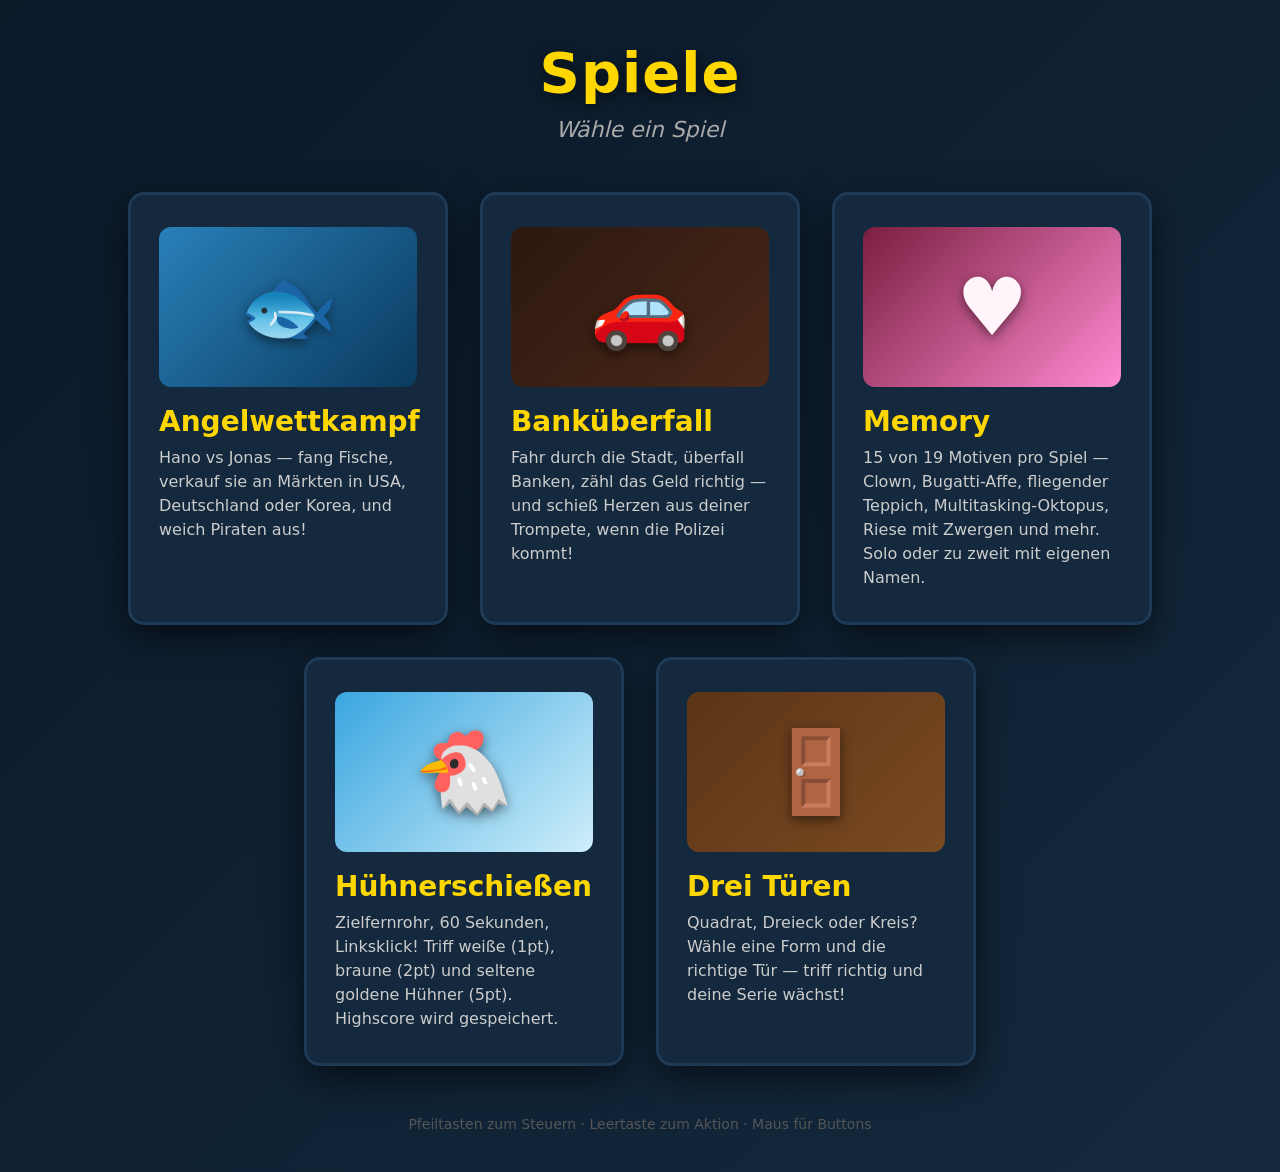
<file: index.html>
<!DOCTYPE html>
<html lang="de">
<head>
  <meta charset="UTF-8">
  <meta name="viewport" content="width=device-width, initial-scale=1.0">
  <title>Spiele — Hano & Jonas</title>
  <style>
    * { box-sizing: border-box; margin: 0; padding: 0; }

    body {
      background: linear-gradient(135deg, #0b1929 0%, #14293d 100%);
      color: #fff;
      font-family: -apple-system, BlinkMacSystemFont, "Segoe UI", system-ui, sans-serif;
      min-height: 100vh;
      display: flex;
      flex-direction: column;
      align-items: center;
      justify-content: center;
      padding: 40px 20px;
    }

    h1 {
      font-size: 56px;
      color: #ffd700;
      text-shadow: 0 4px 16px rgba(0, 0, 0, 0.6);
      margin-bottom: 12px;
      letter-spacing: 1px;
    }

    .subtitle {
      font-size: 22px;
      color: #aaa;
      margin-bottom: 50px;
      font-style: italic;
    }

    .game-grid {
      display: flex;
      gap: 32px;
      flex-wrap: wrap;
      justify-content: center;
    }

    .game-card {
      display: block;
      text-decoration: none;
      color: #fff;
      background: #14293d;
      border-radius: 16px;
      padding: 32px 28px;
      width: 320px;
      box-shadow: 0 12px 36px rgba(0, 0, 0, 0.6);
      border: 3px solid #1f3a55;
      transition: transform 0.15s, border-color 0.15s, box-shadow 0.15s;
    }

    .game-card:hover {
      transform: translateY(-6px) scale(1.02);
      border-color: #ffd700;
      box-shadow: 0 18px 44px rgba(255, 215, 0, 0.25);
    }

    .game-icon {
      width: 100%;
      height: 160px;
      border-radius: 12px;
      margin-bottom: 18px;
      display: flex;
      align-items: center;
      justify-content: center;
      font-size: 80px;
      font-weight: bold;
      text-shadow: 0 4px 12px rgba(0, 0, 0, 0.5);
    }

    .game-card.fishing .game-icon {
      background: linear-gradient(135deg, #2980b9 0%, #0a3a5e 100%);
      color: #67e8f9;
    }

    .game-card.bank .game-icon {
      background: linear-gradient(135deg, #2c1810 0%, #4a2818 100%);
      color: #ffd700;
    }

    .game-card.memory .game-icon {
      background: linear-gradient(135deg, #7a1e3f 0%, #ff8ad1 100%);
      color: #fff5fa;
    }

    .game-card.chickens .game-icon {
      background: linear-gradient(135deg, #3aa6e0 0%, #cfeefa 100%);
      color: #ffd700;
    }

    .game-card.doors .game-icon {
      background: linear-gradient(135deg, #5c3517 0%, #7a4a22 100%);
      color: #ffd700;
    }

    .game-title {
      font-size: 28px;
      font-weight: bold;
      color: #ffd700;
      margin-bottom: 8px;
    }

    .game-desc {
      font-size: 16px;
      color: #ccc;
      line-height: 1.5;
    }

    .footer {
      margin-top: 50px;
      color: #555;
      font-size: 14px;
    }
  </style>
</head>
<body>
  <h1>Spiele</h1>
  <p class="subtitle">Wähle ein Spiel</p>

  <div class="game-grid">
    <a href="fishing.html" class="game-card fishing">
      <div class="game-icon">🐟</div>
      <div class="game-title">Angelwettkampf</div>
      <div class="game-desc">Hano vs Jonas — fang Fische, verkauf sie an Märkten in USA, Deutschland oder Korea, und weich Piraten aus!</div>
    </a>

    <a href="bank.html" class="game-card bank">
      <div class="game-icon">🚗</div>
      <div class="game-title">Banküberfall</div>
      <div class="game-desc">Fahr durch die Stadt, überfall Banken, zähl das Geld richtig — und schieß Herzen aus deiner Trompete, wenn die Polizei kommt!</div>
    </a>

    <a href="memory.html" class="game-card memory">
      <div class="game-icon">♥</div>
      <div class="game-title">Memory</div>
      <div class="game-desc">15 von 19 Motiven pro Spiel — Clown, Bugatti-Affe, fliegender Teppich, Multitasking-Oktopus, Riese mit Zwergen und mehr. Solo oder zu zweit mit eigenen Namen.</div>
    </a>

    <a href="chickens.html" class="game-card chickens">
      <div class="game-icon">🐔</div>
      <div class="game-title">Hühnerschießen</div>
      <div class="game-desc">Zielfernrohr, 60 Sekunden, Linksklick! Triff weiße (1pt), braune (2pt) und seltene goldene Hühner (5pt). Highscore wird gespeichert.</div>
    </a>

    <a href="doors.html" class="game-card doors">
      <div class="game-icon">🚪</div>
      <div class="game-title">Drei Türen</div>
      <div class="game-desc">Quadrat, Dreieck oder Kreis? Wähle eine Form und die richtige Tür — triff richtig und deine Serie wächst!</div>
    </a>
  </div>

  <p class="footer">Pfeiltasten zum Steuern · Leertaste zum Aktion · Maus für Buttons</p>
</body>
</html>
</file>
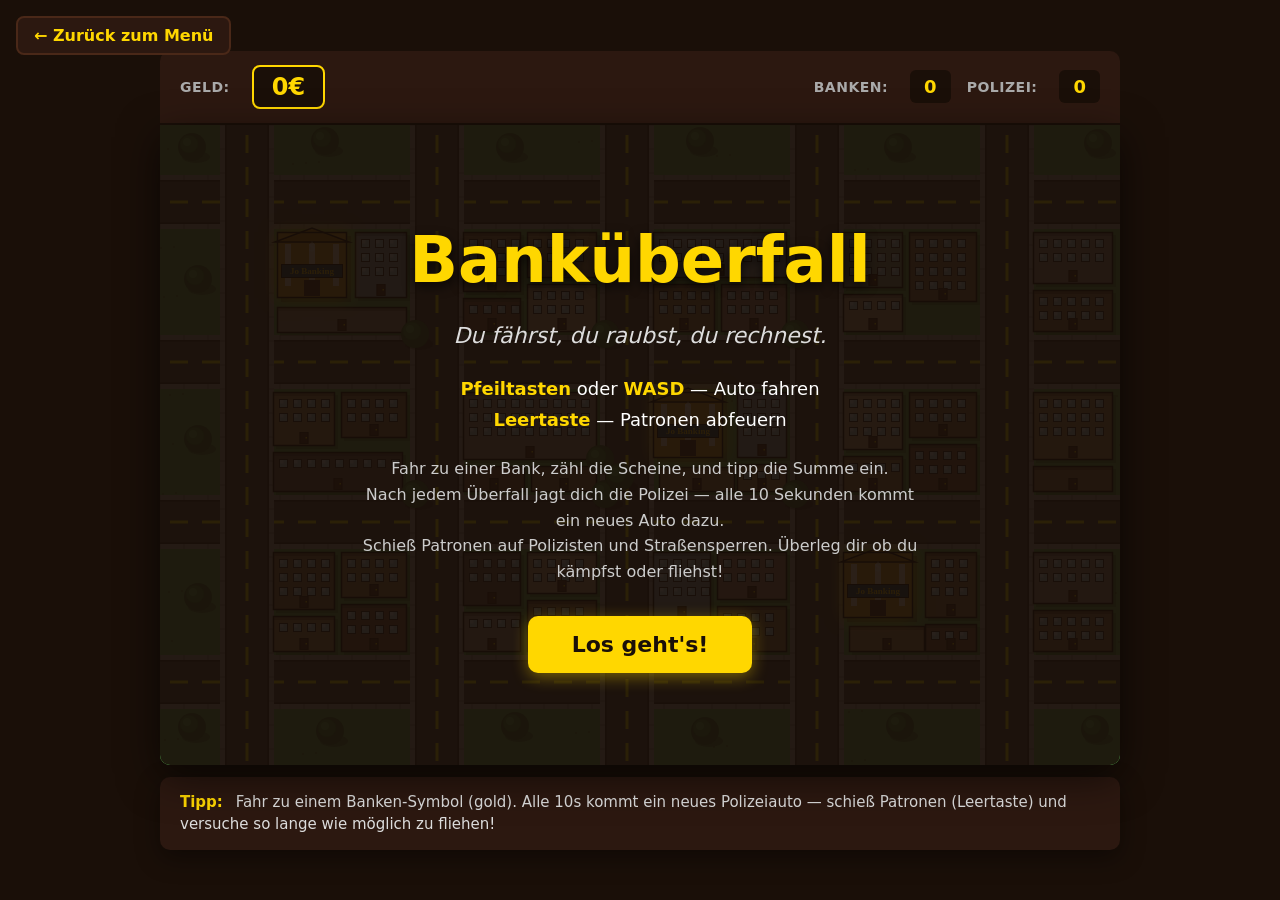
<file: bank.html>
<!DOCTYPE html>
<html lang="de">
<head>
  <meta charset="UTF-8">
  <meta name="viewport" content="width=device-width, initial-scale=1.0">
  <title>Banküberfall</title>
  <link rel="stylesheet" href="bank.css">
</head>
<body>
  <a href="index.html" class="back-link">← Zurück zum Menü</a>
  <div class="game-wrap">
    <div class="hud">
      <div class="hud-left">
        <span class="hud-label">Geld:</span>
        <span class="money-display"><b id="money-total">0</b>€</span>
      </div>
      <div class="hud-right">
        <span class="hud-label">Banken:</span>
        <span class="hud-stat"><b id="banks-robbed">0</b></span>
        <span class="hud-label">Polizei:</span>
        <span class="hud-stat"><b id="cops-active">0</b></span>
        <span id="chase-status" class="chase-status hidden">FLUCHT: <b id="chase-timer">0</b>s</span>
      </div>
    </div>

    <div class="canvas-wrap">
      <canvas id="game" width="960" height="640"></canvas>

      <div id="overlay-menu" class="overlay">
        <h1>Banküberfall</h1>
        <p class="subtitle">Du fährst, du raubst, du rechnest.</p>
        <div class="instructions">
          <p><b>Pfeiltasten</b> oder <b>WASD</b> &mdash; Auto fahren</p>
          <p><b>Leertaste</b> &mdash; Patronen abfeuern</p>
        </div>
        <p class="howto">
          Fahr zu einer Bank, zähl die Scheine, und tipp die Summe ein.<br>
          Nach jedem Überfall jagt dich die Polizei — alle 10 Sekunden kommt ein neues Auto dazu.<br>
          Schieß Patronen auf Polizisten und Straßensperren. Überleg dir ob du kämpfst oder fliehst!
        </p>
        <button id="btn-start">Los geht's!</button>
      </div>

      <div id="overlay-rob" class="overlay hidden">
        <h2 id="rob-title">Banküberfall!</h2>
        <p class="rob-quote">Zähl die Scheine und tipp die Summe ein:</p>
        <div id="rob-bills"></div>
        <div class="rob-input-row">
          <span class="equals">=</span>
          <input type="number" id="rob-input" inputmode="numeric" autocomplete="off" placeholder="?">
          <span class="euro">€</span>
          <button id="btn-rob-submit">Mitnehmen</button>
        </div>
        <p id="rob-feedback">&nbsp;</p>
        <button id="btn-rob-cancel" style="margin-top:4px; background:#555; color:#ddd; font-size:16px; padding:8px 24px; box-shadow:none;">Weggehen (kein Geld)</button>
      </div>

      <div id="overlay-caught" class="overlay hidden">
        <h1 class="caught-title">Erwischt!</h1>
        <p>Die Polizei hat dich geschnappt!</p>
        <p class="penalty">Du verlierst <b id="caught-penalty">0</b>€</p>
        <p class="penalty">Überlebt: <b id="caught-survived">0</b>s</p>
        <button id="btn-caught-continue">Weitermachen</button>
      </div>
    </div>

    <div class="info-panel">
      <div class="info-row">
        <span class="info-label">Tipp:</span>
        Fahr zu einem Banken-Symbol (gold). Alle 10s kommt ein neues Polizeiauto — schieß Patronen (Leertaste) und versuche so lange wie möglich zu fliehen!
      </div>
    </div>

    <div id="screen-flash"></div>
  </div>
  <script src="bank.js"></script>
</body>
</html>
</file>
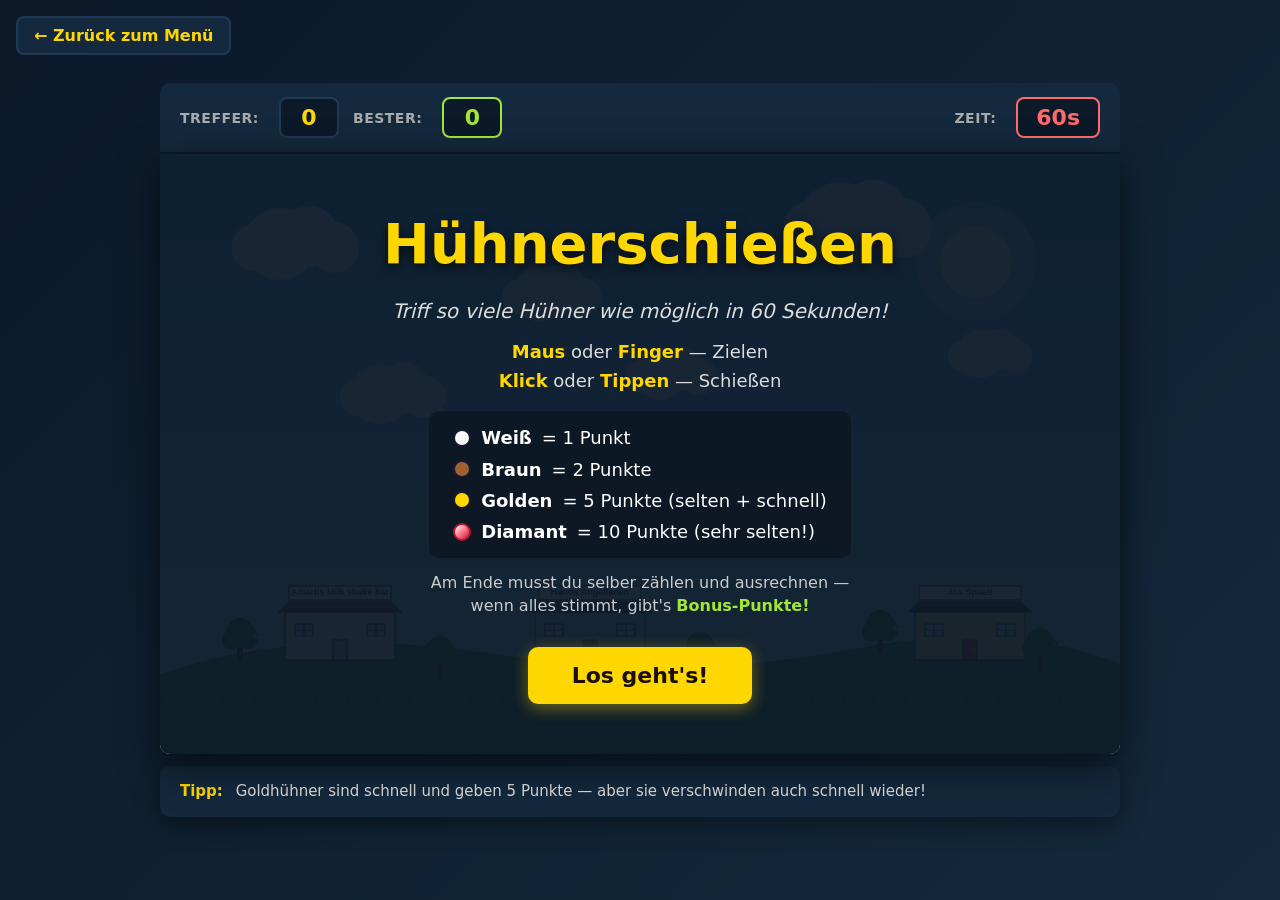
<file: chickens.html>
<!DOCTYPE html>
<html lang="de">
<head>
  <meta charset="UTF-8">
  <meta name="viewport" content="width=device-width, initial-scale=1.0">
  <title>Hühnerschießen</title>
  <link rel="stylesheet" href="chickens.css">
</head>
<body>
  <a href="index.html" class="back-link">← Zurück zum Menü</a>
  <div class="game-wrap">
    <div class="hud">
      <div class="hud-left">
        <span class="hud-label">Treffer:</span>
        <span class="hud-stat"><b id="hit-count">0</b></span>
        <span class="hud-label">Bester:</span>
        <span class="hud-stat highscore"><b id="highscore">0</b></span>
      </div>
      <div class="hud-right">
        <span class="hud-label">Zeit:</span>
        <span class="hud-timer"><b id="timer">60</b>s</span>
      </div>
    </div>

    <div class="canvas-wrap">
      <canvas id="game" width="960" height="600"></canvas>

      <div id="overlay-menu" class="overlay">
        <h1>Hühnerschießen</h1>
        <p class="subtitle">Triff so viele Hühner wie möglich in 60 Sekunden!</p>
        <div class="instructions">
          <p><b>Maus</b> oder <b>Finger</b> &mdash; Zielen</p>
          <p><b>Klick</b> oder <b>Tippen</b> &mdash; Schießen</p>
        </div>
        <div class="chicken-points">
          <div class="point-item">
            <span class="chicken-dot white"></span> <b>Weiß</b> = 1 Punkt
          </div>
          <div class="point-item">
            <span class="chicken-dot brown"></span> <b>Braun</b> = 2 Punkte
          </div>
          <div class="point-item">
            <span class="chicken-dot gold"></span> <b>Golden</b> = 5 Punkte (selten + schnell)
          </div>
          <div class="point-item">
            <span class="chicken-dot diamond"></span> <b>Diamant</b> = 10 Punkte (sehr selten!)
          </div>
        </div>
        <p class="howto">Am Ende musst du selber zählen und ausrechnen — wenn alles stimmt, gibt's <b>Bonus-Punkte!</b></p>
        <button id="btn-start">Los geht's!</button>
      </div>

      <div id="overlay-gameover" class="overlay hidden">
        <!-- Schritt 1: Punkte ausrechnen -->
        <div id="count-step">
          <h1>Zeit vorbei!</h1>
          <p class="subtitle">Du hast getroffen:</p>
          <div class="count-grid" id="count-display">
            <div class="count-row">
              <span class="chicken-dot white"></span>
              <span class="count-name">Weiß × 1 Punkt</span>
              <span class="count-value"><b id="display-white">0</b> Hühner</span>
            </div>
            <div class="count-row">
              <span class="chicken-dot brown"></span>
              <span class="count-name">Braun × 2 Punkte</span>
              <span class="count-value"><b id="display-brown">0</b> Hühner</span>
            </div>
            <div class="count-row">
              <span class="chicken-dot gold"></span>
              <span class="count-name">Gold × 5 Punkte</span>
              <span class="count-value"><b id="display-gold">0</b> Hühner</span>
            </div>
            <div class="count-row">
              <span class="chicken-dot diamond"></span>
              <span class="count-name">Diamant × 10 Punkte</span>
              <span class="count-value"><b id="display-diamond">0</b> Hühner</span>
            </div>
          </div>
          <div class="total-row">
            <span class="total-label">Wie viele Punkte sind das?</span>
            <input type="number" id="count-total" min="0" inputmode="numeric" autocomplete="off">
          </div>
          <button id="btn-evaluate">Auswerten</button>
        </div>

        <!-- Schritt 2: Ergebnis -->
        <div id="result-step" class="hidden">
          <h1 id="result-title">Auswertung</h1>
          <div class="result-grid" id="result-grid"></div>
          <div class="result-final">
            <h2>Endpunkte: <span id="final-score">0</span></h2>
            <p id="bonus-line" class="bonus-line"></p>
            <p id="highscore-message" class="hs-message"></p>
          </div>
          <button id="btn-restart">Nochmal spielen</button>
        </div>
      </div>
    </div>

    <div class="info-panel">
      <div class="info-row">
        <span class="info-label">Tipp:</span>
        Goldhühner sind schnell und geben 5 Punkte — aber sie verschwinden auch schnell wieder!
      </div>
    </div>
  </div>
  <script src="chickens.js"></script>
</body>
</html>
</file>
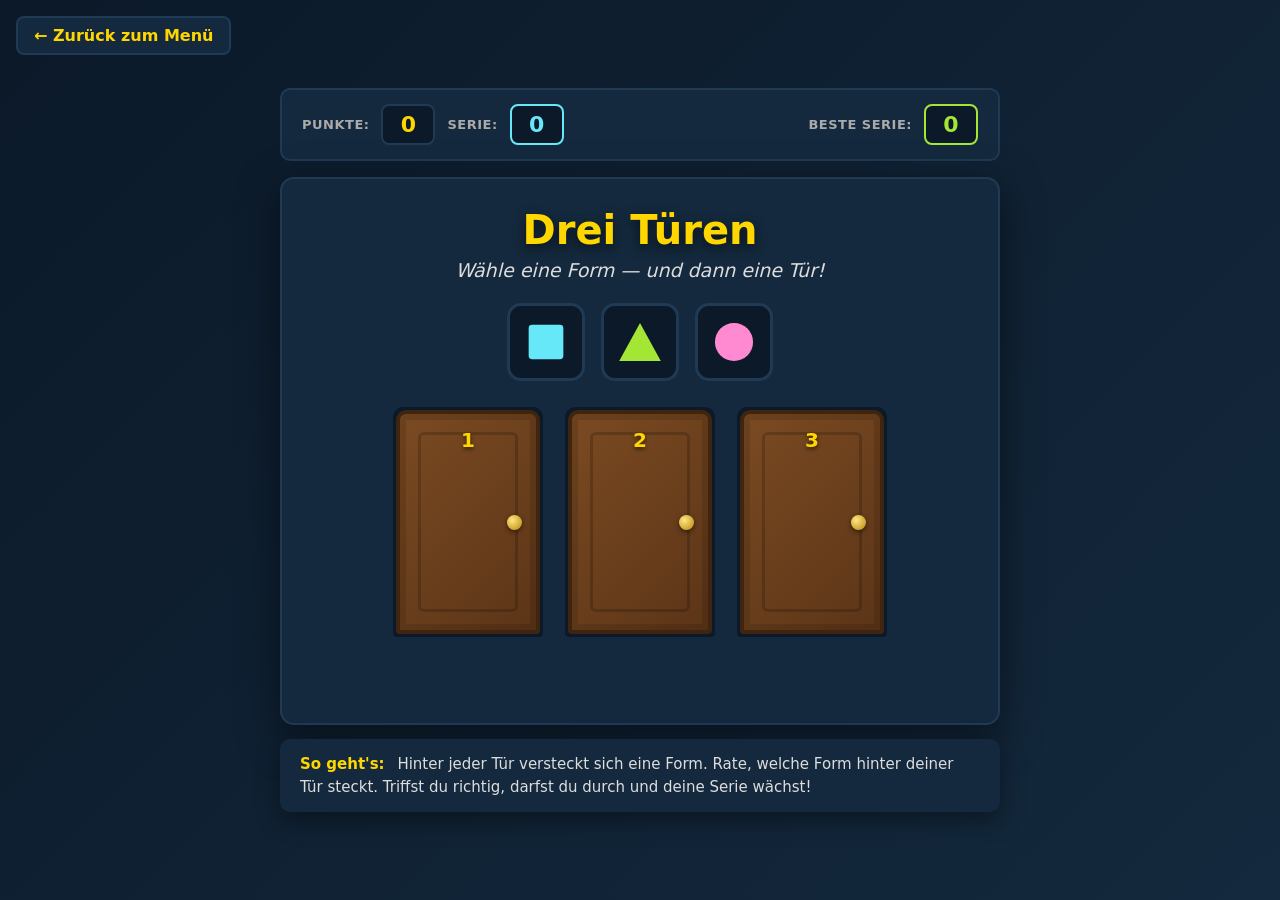
<file: doors.html>
<!DOCTYPE html>
<html lang="de">
<head>
  <meta charset="UTF-8">
  <meta name="viewport" content="width=device-width, initial-scale=1.0">
  <title>Drei Türen</title>
  <link rel="stylesheet" href="doors.css">
</head>
<body>
  <a href="index.html" class="back-link">← Zurück zum Menü</a>

  <div class="game-wrap">
    <div class="hud">
      <div class="hud-left">
        <span class="hud-label">Punkte:</span>
        <span class="hud-stat"><b id="score">0</b></span>
        <span class="hud-label">Serie:</span>
        <span class="hud-stat streak"><b id="streak">0</b></span>
      </div>
      <div class="hud-right">
        <span class="hud-label">Beste Serie:</span>
        <span class="hud-stat best"><b id="best">0</b></span>
      </div>
    </div>

    <div class="stage">
      <h1 class="stage-title">Drei Türen</h1>
      <p class="hint" id="hint">Wähle eine Form &mdash; und dann eine Tür!</p>

      <div class="shape-picker" id="shape-picker">
        <button class="shape-btn" data-shape="square" aria-label="Quadrat">
          <svg viewBox="0 0 60 60"><rect x="10" y="10" width="40" height="40" rx="4"/></svg>
        </button>
        <button class="shape-btn" data-shape="triangle" aria-label="Dreieck">
          <svg viewBox="0 0 60 60"><polygon points="30,8 54,52 6,52"/></svg>
        </button>
        <button class="shape-btn" data-shape="circle" aria-label="Kreis">
          <svg viewBox="0 0 60 60"><circle cx="30" cy="30" r="22"/></svg>
        </button>
      </div>

      <div class="doors" id="doors">
        <div class="door" data-door="0">
          <div class="door-panel">
            <div class="knob"></div>
            <span class="door-num">1</span>
          </div>
          <div class="door-reveal"></div>
        </div>
        <div class="door" data-door="1">
          <div class="door-panel">
            <div class="knob"></div>
            <span class="door-num">2</span>
          </div>
          <div class="door-reveal"></div>
        </div>
        <div class="door" data-door="2">
          <div class="door-panel">
            <div class="knob"></div>
            <span class="door-num">3</span>
          </div>
          <div class="door-reveal"></div>
        </div>
      </div>

      <p class="result" id="result">&nbsp;</p>
    </div>

    <div class="info-panel">
      <div class="info-row">
        <span class="info-label">So geht's:</span>
        Hinter jeder Tür versteckt sich eine Form. Rate, welche Form hinter deiner Tür steckt.
        Triffst du richtig, darfst du durch und deine Serie wächst!
      </div>
    </div>
  </div>

  <script src="doors.js"></script>
</body>
</html>
</file>
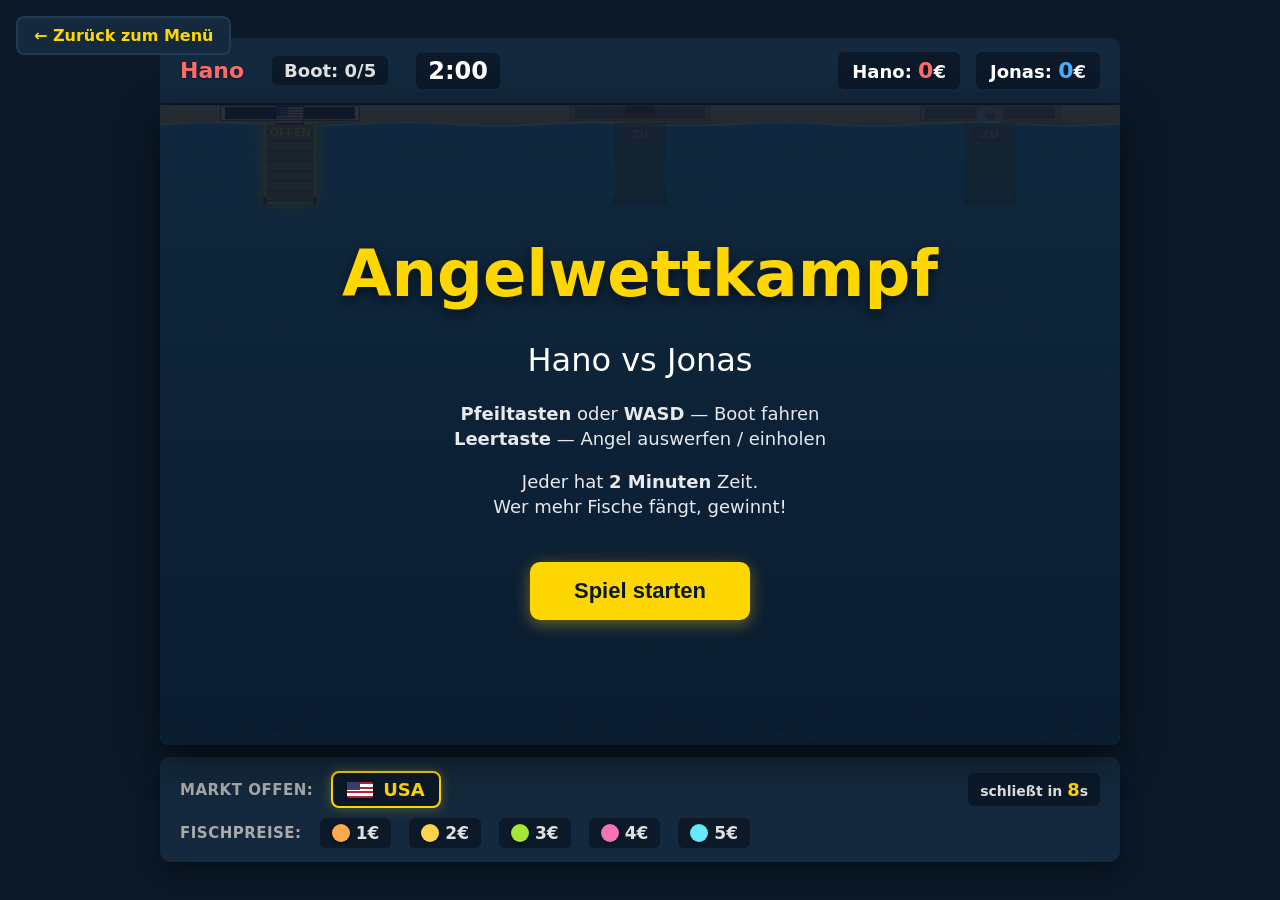
<file: fishing.html>
<!DOCTYPE html>
<html lang="de">
<head>
  <meta charset="UTF-8">
  <meta name="viewport" content="width=device-width, initial-scale=1.0">
  <title>Angelwettkampf — Hano vs Jonas</title>
  <link rel="stylesheet" href="fishing.css">
</head>
<body>
  <a href="index.html" class="back-link">← Zurück zum Menü</a>
  <div class="game-wrap">
    <div class="hud">
      <div class="hud-left">
        <span id="current-player">Hano</span>
        <span id="boot-count">Boot: 0/5</span>
        <span id="timer">2:00</span>
      </div>
      <div class="hud-right">
        <span class="score-box hano">Hano: <b id="money-hano">0</b>€</span>
        <span class="score-box jonas">Jonas: <b id="money-jonas">0</b>€</span>
      </div>
    </div>

    <div class="canvas-wrap">
      <canvas id="game" width="960" height="640"></canvas>

      <div id="overlay-menu" class="overlay">
        <h1>Angelwettkampf</h1>
        <h2>Hano vs Jonas</h2>
        <p>
          <b>Pfeiltasten</b> oder <b>WASD</b> &mdash; Boot fahren<br>
          <b>Leertaste</b> &mdash; Angel auswerfen / einholen
        </p>
        <p>Jeder hat <b>2 Minuten</b> Zeit.<br>Wer mehr Fische fängt, gewinnt!</p>
        <button id="btn-start">Spiel starten</button>
      </div>

      <div id="overlay-intro" class="overlay hidden">
        <h1 id="intro-name">Hano</h1>
        <h2>ist dran!</h2>
        <p>Drücke <b>Leertaste</b> zum Starten</p>
      </div>

      <div id="overlay-turnend" class="overlay hidden">
        <p id="turnend-reason" style="font-size:28px; color:#ff6b6b; display:none;"></p>
        <h2><span id="turnend-name">Hano</span> hat verdient:</h2>
        <h1><span id="turnend-score">0€</span></h1>
      </div>

      <div id="overlay-market" class="overlay hidden">
        <h1 id="market-title">Markt</h1>
        <p>Verkaufe deine Fische — wieviel Geld bekommst du?</p>
        <div id="market-fish-list"></div>
        <div class="market-input-row">
          <span class="equals">=</span>
          <input type="number" id="market-input" inputmode="numeric" autocomplete="off" placeholder="?">
          <span class="euro">€</span>
          <button id="btn-sell">Verkaufen</button>
        </div>
        <p id="market-feedback">&nbsp;</p>
      </div>

      <div id="overlay-pirate" class="overlay hidden">
        <h2 class="pirate-title">Halt, Landratte!</h2>
        <p class="pirate-quote" id="pirate-instruction">„Schreibe einen Satz, der zum Bild passt!"</p>
        <canvas id="pirate-scene" width="320" height="220"></canvas>
        <div id="pirate-task" class="pirate-task hidden"></div>
        <div class="pirate-input-row" id="pirate-input-row">
          <input type="text" id="pirate-input" autocomplete="off" autocapitalize="sentences" spellcheck="false" placeholder="Deine Antwort…">
          <button id="btn-pirate-answer">Antworten</button>
        </div>
        <div id="pirate-feedback-box" class="pirate-feedback-box"></div>
        <p id="pirate-attempts" class="pirate-attempts">&nbsp;</p>
      </div>

      <div id="overlay-gameover" class="overlay hidden">
        <h1 id="winner-text">Gewinner!</h1>
        <h2 id="final-scores"></h2>
        <button id="btn-restart">Nochmal spielen</button>
      </div>
    </div>

    <div class="info-panel">
      <div class="info-row info-row-market">
        <span class="info-label">Markt offen:</span>
        <span class="open-market-badge">
          <span class="flag-mini" id="open-market-flag"></span>
          <span id="open-market-name">—</span>
        </span>
        <span class="info-update">schließt in <b id="market-timer">8</b>s</span>
      </div>
      <div class="info-row info-row-prices">
        <span class="info-label">Fischpreise:</span>
        <span class="legend-item"><span class="dot" style="background:#ffa94d"></span> 1€</span>
        <span class="legend-item"><span class="dot" style="background:#fcd34d"></span> 2€</span>
        <span class="legend-item"><span class="dot" style="background:#a3e635"></span> 3€</span>
        <span class="legend-item"><span class="dot" style="background:#f472b6"></span> 4€</span>
        <span class="legend-item"><span class="dot" style="background:#67e8f9"></span> 5€</span>
      </div>
    </div>

    <div id="screen-flash"></div>
  </div>
  <script src="fishing.js"></script>
</body>
</html>
</file>
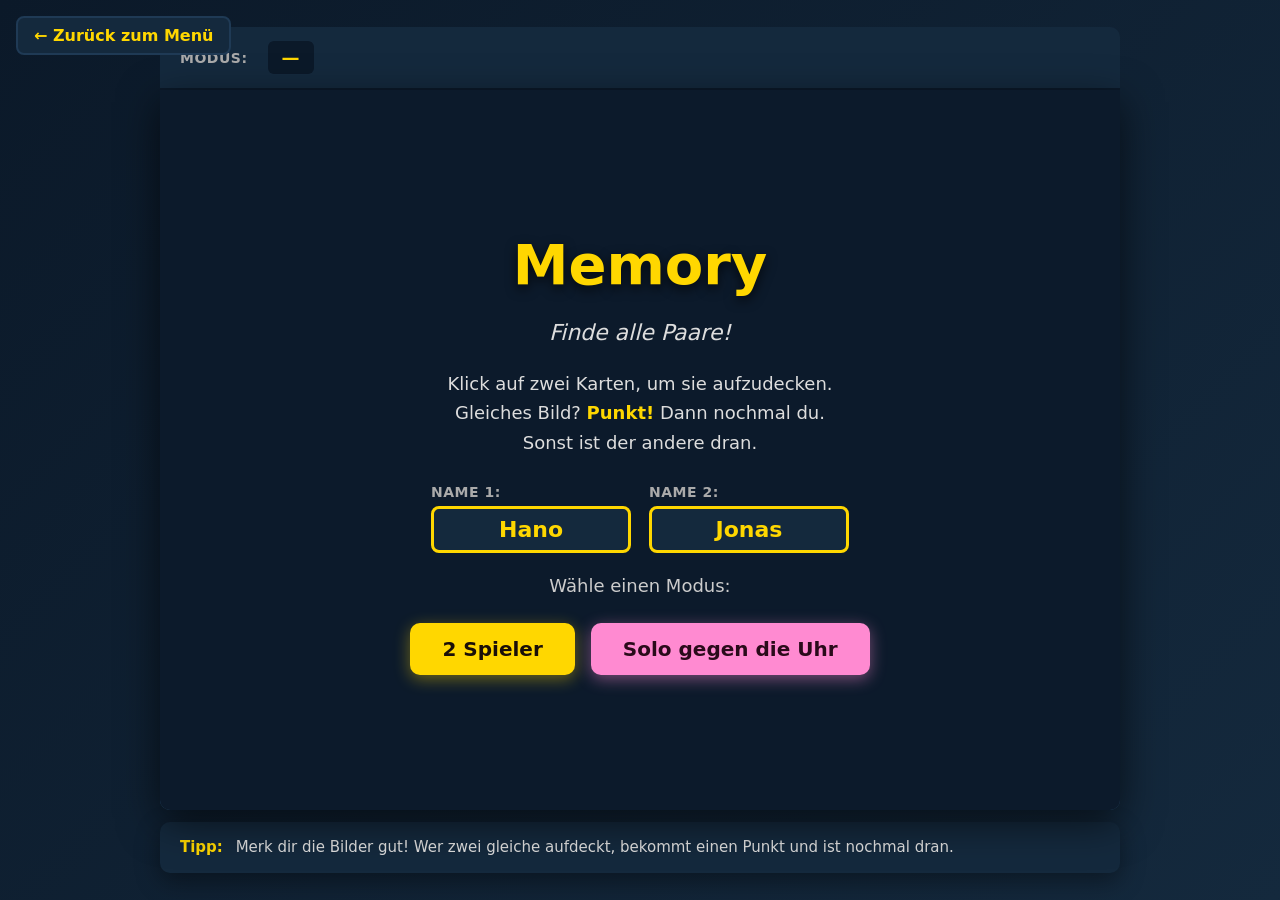
<file: memory.html>
<!DOCTYPE html>
<html lang="de">
<head>
  <meta charset="UTF-8">
  <meta name="viewport" content="width=device-width, initial-scale=1.0">
  <title>Memory — Hano vs Jonas</title>
  <link rel="stylesheet" href="memory.css">
</head>
<body>
  <a href="index.html" class="back-link">← Zurück zum Menü</a>
  <div class="game-wrap">
    <div class="hud">
      <div class="hud-left">
        <span id="hud-mode-label" class="hud-label">Modus:</span>
        <span id="hud-mode" class="hud-stat">—</span>
        <span id="hud-turn" class="hud-turn hidden">Dran: <b id="current-player">Hano</b></span>
      </div>
      <div class="hud-right">
        <span id="hud-scores" class="hud-scores hidden">
          <span class="score-box p1"><span id="label-p1">Hano</span>: <b id="score-p1">0</b></span>
          <span class="score-box p2"><span id="label-p2">Jonas</span>: <b id="score-p2">0</b></span>
        </span>
        <span id="hud-timer" class="hud-timer hidden">Zeit: <b id="timer-display">0:00</b></span>
      </div>
    </div>

    <div class="canvas-wrap">
      <canvas id="game" width="960" height="720"></canvas>

      <div id="overlay-menu" class="overlay">
        <h1>Memory</h1>
        <p class="subtitle">Finde alle Paare!</p>
        <div class="instructions">
          <p>Klick auf zwei Karten, um sie aufzudecken.</p>
          <p>Gleiches Bild? <b>Punkt!</b> Dann nochmal du.</p>
          <p>Sonst ist der andere dran.</p>
        </div>
        <div class="name-inputs">
          <label>Name 1: <input type="text" id="name-1" maxlength="14" value="Hano" autocomplete="off"></label>
          <label>Name 2: <input type="text" id="name-2" maxlength="14" value="Jonas" autocomplete="off"></label>
        </div>
        <p class="howto">Wähle einen Modus:</p>
        <div class="mode-buttons">
          <button id="btn-mode-vs">2 Spieler</button>
          <button id="btn-mode-solo">Solo gegen die Uhr</button>
        </div>
      </div>

      <div id="overlay-gameover" class="overlay hidden">
        <h1 id="gameover-title">Vorbei!</h1>
        <h2 id="gameover-result"></h2>
        <p id="gameover-detail" class="gameover-detail"></p>
        <button id="btn-restart">Nochmal spielen</button>
      </div>
    </div>

    <div class="info-panel">
      <div class="info-row">
        <span class="info-label">Tipp:</span>
        Merk dir die Bilder gut! Wer zwei gleiche aufdeckt, bekommt einen Punkt und ist nochmal dran.
      </div>
    </div>
  </div>
  <script src="memory.js"></script>
</body>
</html>
</file>
<file: bank.css>
* {
  box-sizing: border-box;
  margin: 0;
  padding: 0;
}

body {
  background: #1a0f08;
  color: #fff;
  font-family: -apple-system, BlinkMacSystemFont, "Segoe UI", system-ui, sans-serif;
  display: flex;
  align-items: center;
  justify-content: center;
  min-height: 100vh;
  padding: 20px;
}

.back-link {
  position: fixed;
  top: 16px;
  left: 16px;
  color: #ffd700;
  text-decoration: none;
  font-size: 16px;
  font-weight: bold;
  background: #2c1810;
  padding: 8px 16px;
  border-radius: 8px;
  border: 2px solid #4a2818;
  z-index: 100;
  transition: border-color 0.15s;
}

.back-link:hover {
  border-color: #ffd700;
}

.game-wrap {
  width: 960px;
  max-width: 100%;
}

.hud {
  display: flex;
  justify-content: space-between;
  align-items: center;
  padding: 14px 20px;
  background: #2c1810;
  border-radius: 10px 10px 0 0;
  font-size: 18px;
  font-weight: bold;
  border-bottom: 2px solid #1a0f08;
}

.hud-label {
  color: #aaa;
  font-size: 14px;
  text-transform: uppercase;
  letter-spacing: 0.5px;
  margin-right: 6px;
}

.hud-left, .hud-right {
  display: flex;
  align-items: center;
  gap: 16px;
}

.money-display {
  background: #1a0f08;
  padding: 6px 18px;
  border-radius: 8px;
  border: 2px solid #ffd700;
  color: #ffd700;
  font-size: 24px;
  font-variant-numeric: tabular-nums;
}

.hud-stat {
  background: #1a0f08;
  padding: 6px 14px;
  border-radius: 6px;
  font-variant-numeric: tabular-nums;
}

.hud-stat b {
  color: #ffd700;
}

.chase-status {
  background: #8b1a1a;
  padding: 6px 16px;
  border-radius: 8px;
  border: 2px solid #ff4444;
  color: #fff;
  font-size: 18px;
  letter-spacing: 0.5px;
  animation: chase-pulse 0.8s ease-in-out infinite alternate;
}

.chase-status.hidden {
  display: none;
}

.chase-status b {
  color: #ffd700;
  font-variant-numeric: tabular-nums;
  font-size: 22px;
}

@keyframes chase-pulse {
  from { box-shadow: 0 0 0 rgba(255, 68, 68, 0); }
  to   { box-shadow: 0 0 18px rgba(255, 68, 68, 0.8); }
}

.canvas-wrap {
  position: relative;
  line-height: 0;
}

canvas {
  display: block;
  background: #4a8c3a;
  border-radius: 0 0 10px 10px;
  box-shadow: 0 12px 40px rgba(0, 0, 0, 0.6);
  width: 100%;
  height: auto;
}

.overlay {
  position: absolute;
  inset: 0;
  background: rgba(26, 15, 8, 0.92);
  display: flex;
  flex-direction: column;
  align-items: center;
  justify-content: center;
  gap: 16px;
  text-align: center;
  border-radius: 0 0 10px 10px;
  z-index: 10;
  line-height: 1.4;
  padding: 40px;
}

.overlay.hidden {
  display: none;
}

.overlay h1 {
  font-size: 64px;
  color: #ffd700;
  text-shadow: 0 4px 12px rgba(0, 0, 0, 0.7);
}

.overlay h2 {
  font-size: 36px;
  color: #ffd700;
}

.overlay .subtitle {
  font-size: 22px;
  color: #ddd;
  font-style: italic;
}

.instructions {
  display: flex;
  flex-direction: column;
  gap: 6px;
  font-size: 18px;
  margin: 8px 0;
}

.instructions b {
  color: #ffd700;
}

.howto {
  font-size: 16px;
  max-width: 560px;
  color: #ccc;
  line-height: 1.6;
}

button {
  margin-top: 16px;
  padding: 16px 44px;
  font-size: 22px;
  font-weight: bold;
  background: #ffd700;
  color: #1a0f08;
  border: none;
  border-radius: 10px;
  cursor: pointer;
  box-shadow: 0 4px 16px rgba(255, 215, 0, 0.4);
  transition: transform 0.1s, box-shadow 0.1s;
  font-family: inherit;
}

button:hover {
  transform: scale(1.04);
  box-shadow: 0 6px 22px rgba(255, 215, 0, 0.6);
}

button:active {
  transform: scale(0.98);
}

/* === Banküberfall-Overlay === */
#rob-title {
  font-size: 44px;
  color: #ffd700;
}

.rob-quote {
  font-size: 20px;
  color: #f5e9d3;
  margin-bottom: 4px;
}

#rob-bills {
  display: flex;
  flex-wrap: wrap;
  justify-content: center;
  align-items: center;
  gap: 8px;
  max-width: 720px;
  min-height: 120px;
  padding: 12px;
  background: rgba(0, 0, 0, 0.3);
  border-radius: 10px;
}

.bill {
  display: inline-flex;
  align-items: center;
  justify-content: center;
  font-weight: bold;
  font-size: 22px;
  color: #fff;
  border-radius: 6px;
  padding: 12px 18px;
  border: 2px solid rgba(0, 0, 0, 0.3);
  box-shadow: 0 3px 8px rgba(0, 0, 0, 0.4);
  transform: rotate(var(--rot, 0deg));
  min-width: 80px;
  font-family: Georgia, serif;
}

.bill.b5   { background: #c69b6d; color: #fff; }
.bill.b10  { background: #c4533d; color: #fff; }
.bill.b20  { background: #4d70a8; color: #fff; }
.bill.b50  { background: #c97f4d; color: #fff; }
.bill.b100 { background: #4a8c3a; color: #fff; }

.rob-input-row {
  display: flex;
  align-items: center;
  gap: 14px;
  margin-top: 12px;
  font-size: 36px;
  font-weight: bold;
  color: #ffd700;
}

#rob-input {
  font-size: 40px;
  font-weight: bold;
  padding: 10px 16px;
  width: 180px;
  text-align: center;
  border: 3px solid #ffd700;
  border-radius: 10px;
  background: #1a0f08;
  color: #ffd700;
  font-family: inherit;
}

#rob-input:focus {
  outline: none;
  box-shadow: 0 0 16px rgba(255, 215, 0, 0.6);
}

#rob-input::-webkit-outer-spin-button,
#rob-input::-webkit-inner-spin-button {
  -webkit-appearance: none;
  margin: 0;
}

#btn-rob-submit {
  margin-top: 0;
  padding: 12px 28px;
  font-size: 22px;
}

#rob-feedback {
  font-size: 22px;
  font-weight: bold;
  min-height: 32px;
  margin-top: 4px;
}

#rob-feedback.error { color: #ff6b6b; }
#rob-feedback.success { color: #a3e635; }

/* === Erwischt-Overlay === */
.caught-title {
  color: #ff4444 !important;
  font-size: 72px !important;
  text-shadow: 0 4px 16px rgba(0, 0, 0, 0.8);
}

#overlay-caught {
  background: rgba(60, 8, 8, 0.92);
  border: 4px solid #8b1a1a;
}

.penalty {
  font-size: 28px;
  color: #ff8a8a;
}

.penalty b {
  color: #ffd700;
}

/* === Info-Panel === */
.info-panel {
  margin-top: 12px;
  background: #2c1810;
  border-radius: 10px;
  padding: 14px 20px;
  box-shadow: 0 8px 24px rgba(0, 0, 0, 0.4);
}

.info-row {
  font-size: 15px;
  color: #ddd;
  line-height: 1.5;
}

.info-label {
  color: #ffd700;
  font-weight: bold;
  margin-right: 8px;
}

/* Bildschirm-Flash */
#screen-flash {
  position: fixed;
  inset: 0;
  background: rgba(255, 0, 0, 0);
  pointer-events: none;
  z-index: 1000;
  transition: background 0.15s ease-out;
}

#screen-flash.active {
  background: rgba(255, 0, 0, 0.45);
  transition: background 0s;
}
</file>
<file: chickens.css>
* {
  box-sizing: border-box;
  margin: 0;
  padding: 0;
}

body {
  background: linear-gradient(135deg, #0b1929 0%, #14293d 100%);
  color: #fff;
  font-family: -apple-system, BlinkMacSystemFont, "Segoe UI", system-ui, sans-serif;
  display: flex;
  align-items: center;
  justify-content: center;
  min-height: 100vh;
  padding: 20px;
}

.back-link {
  position: fixed;
  top: 16px;
  left: 16px;
  color: #ffd700;
  text-decoration: none;
  font-size: 16px;
  font-weight: bold;
  background: #14293d;
  padding: 8px 16px;
  border-radius: 8px;
  border: 2px solid #1f3a55;
  z-index: 100;
  transition: border-color 0.15s;
}

.back-link:hover {
  border-color: #ffd700;
}

.game-wrap {
  width: 960px;
  max-width: 100%;
}

.hud {
  display: flex;
  justify-content: space-between;
  align-items: center;
  padding: 14px 20px;
  background: #14293d;
  border-radius: 10px 10px 0 0;
  font-size: 18px;
  font-weight: bold;
  border-bottom: 2px solid #0b1929;
}

.hud-label {
  color: #aaa;
  font-size: 14px;
  text-transform: uppercase;
  letter-spacing: 0.5px;
  margin-right: 6px;
}

.hud-left, .hud-right {
  display: flex;
  align-items: center;
  gap: 14px;
}

.hud-stat {
  background: #0b1929;
  padding: 6px 16px;
  border-radius: 8px;
  border: 2px solid #1f3a55;
  font-size: 22px;
  color: #ffd700;
  font-variant-numeric: tabular-nums;
  min-width: 60px;
  text-align: center;
}

.hud-stat.highscore {
  border-color: #a3e635;
}

.hud-stat.highscore b {
  color: #a3e635;
}

.hud-timer {
  background: #0b1929;
  padding: 6px 18px;
  border-radius: 8px;
  border: 2px solid #ff6b6b;
  font-size: 22px;
  color: #ff6b6b;
  font-variant-numeric: tabular-nums;
}

.canvas-wrap {
  position: relative;
  line-height: 0;
}

canvas {
  display: block;
  background: #87ceeb;
  border-radius: 0 0 10px 10px;
  box-shadow: 0 12px 40px rgba(0, 0, 0, 0.6);
  width: 100%;
  height: auto;
  margin: 0 auto;
  aspect-ratio: 960 / 600;
  /* Verhindert Pinch-Zoom / Scroll / Doppeltipp-Zoom auf Touchgeräten */
  touch-action: none;
  user-select: none;
  -webkit-user-select: none;
  -webkit-touch-callout: none;
  /* Auf Querformat-Handys: Höhe begrenzen, sodass Canvas in den Viewport passt */
  max-width: calc((100vh - 110px) * 960 / 600);
}

canvas.playing {
  cursor: none;
}

.overlay {
  position: absolute;
  inset: 0;
  background: rgba(11, 25, 41, 0.94);
  display: flex;
  flex-direction: column;
  align-items: center;
  justify-content: center;
  gap: 14px;
  text-align: center;
  border-radius: 0 0 10px 10px;
  z-index: 10;
  line-height: 1.4;
  padding: 36px;
}

.overlay.hidden {
  display: none;
}

.overlay h1 {
  font-size: 56px;
  color: #ffd700;
  text-shadow: 0 4px 12px rgba(0, 0, 0, 0.7);
}

.overlay h2 {
  font-size: 32px;
  color: #fff;
}

.overlay h2 span {
  color: #ffd700;
  font-size: 44px;
}

.overlay .subtitle {
  font-size: 20px;
  color: #ddd;
  font-style: italic;
}

.instructions {
  display: flex;
  flex-direction: column;
  gap: 4px;
  font-size: 18px;
  color: #ddd;
}

.instructions b {
  color: #ffd700;
}

.chicken-points {
  display: flex;
  flex-direction: column;
  gap: 6px;
  font-size: 18px;
  margin-top: 4px;
  background: rgba(0, 0, 0, 0.3);
  padding: 14px 24px;
  border-radius: 10px;
}

.point-item {
  display: flex;
  align-items: center;
  gap: 10px;
}

.chicken-dot {
  display: inline-block;
  width: 18px;
  height: 18px;
  border-radius: 50%;
  border: 2px solid #1a1a2e;
}

.chicken-dot.white   { background: #fafafa; }
.chicken-dot.brown   { background: #a06030; }
.chicken-dot.gold    { background: #ffd700; }
.chicken-dot.diamond { background: linear-gradient(135deg, #fff 0%, #ff7a8a 50%, #b81530 100%); border-color: #b81530; }

.hs-message {
  font-size: 22px;
  font-weight: bold;
  color: #a3e635;
  min-height: 28px;
}

#overlay-gameover {
  padding: 24px;
  gap: 10px;
}

#overlay-gameover h1 {
  font-size: 44px;
}

.howto {
  font-size: 16px;
  color: #ccc;
  max-width: 460px;
  text-align: center;
}

.howto b {
  color: #a3e635;
}

.count-grid {
  display: flex;
  flex-direction: column;
  gap: 6px;
  background: rgba(0, 0, 0, 0.3);
  padding: 12px 18px;
  border-radius: 10px;
}

.count-row {
  display: flex;
  align-items: center;
  gap: 12px;
  font-size: 18px;
}

.count-name {
  flex: 1;
  text-align: left;
  color: #ddd;
  font-weight: bold;
}

.count-value {
  font-size: 18px;
  color: #aaa;
  font-variant-numeric: tabular-nums;
  min-width: 90px;
  text-align: right;
}

.count-value b {
  color: #ffd700;
  font-size: 22px;
}

.count-row input,
.total-row input {
  font-family: inherit;
  font-size: 22px;
  font-weight: bold;
  padding: 6px 10px;
  width: 80px;
  text-align: center;
  border: 2px solid #ffd700;
  border-radius: 8px;
  background: #14293d;
  color: #ffd700;
}

.count-row input:focus,
.total-row input:focus {
  outline: none;
  box-shadow: 0 0 12px rgba(255, 215, 0, 0.6);
}

.count-row input::-webkit-inner-spin-button,
.count-row input::-webkit-outer-spin-button,
.total-row input::-webkit-inner-spin-button,
.total-row input::-webkit-outer-spin-button {
  -webkit-appearance: none;
  margin: 0;
}

.total-row {
  display: flex;
  align-items: center;
  gap: 14px;
  margin-top: 8px;
  padding: 10px 18px;
  border: 2px solid #ffd700;
  border-radius: 10px;
  background: rgba(255, 215, 0, 0.1);
}

.total-label {
  flex: 1;
  text-align: left;
  font-size: 22px;
  font-weight: bold;
  color: #ffd700;
}

.total-row input {
  width: 110px;
  font-size: 26px;
}

#btn-evaluate {
  background: #a3e635;
  color: #1a1a2e;
  box-shadow: 0 4px 16px rgba(163, 230, 53, 0.4);
}

#btn-evaluate:hover {
  box-shadow: 0 6px 22px rgba(163, 230, 53, 0.6);
}

.result-grid {
  display: flex;
  flex-direction: column;
  gap: 4px;
  background: rgba(0, 0, 0, 0.3);
  padding: 12px 18px;
  border-radius: 10px;
  min-width: 380px;
}

.result-row {
  display: flex;
  align-items: center;
  gap: 10px;
  font-size: 16px;
  padding: 4px 0;
}

.result-row .chicken-dot {
  margin-right: 4px;
}

.result-row .label {
  flex: 1;
  text-align: left;
  color: #ddd;
  font-weight: bold;
}

.result-row .vals {
  font-variant-numeric: tabular-nums;
  color: #aaa;
}

.result-row .vals b {
  color: #fff;
}

.result-row .mark {
  font-size: 20px;
  width: 24px;
  text-align: center;
}

.result-row.correct .mark { color: #a3e635; }
.result-row.wrong   .mark { color: #ff6b6b; }
.result-row.total {
  border-top: 1px solid #555;
  padding-top: 8px;
  margin-top: 4px;
  font-size: 18px;
}

.result-row.total .label {
  color: #ffd700;
}

.result-row.math .vals {
  font-size: 18px;
}

.result-row.math .vals b {
  color: #ffd700;
  font-size: 20px;
}

.result-final {
  margin-top: 6px;
  text-align: center;
}

.bonus-line {
  font-size: 22px;
  font-weight: bold;
  color: #a3e635;
  min-height: 28px;
}

.bonus-line.zero {
  color: #aaa;
}

button {
  margin-top: 16px;
  padding: 16px 44px;
  font-size: 22px;
  font-weight: bold;
  background: #ffd700;
  color: #1a0f08;
  border: none;
  border-radius: 10px;
  cursor: pointer;
  box-shadow: 0 4px 16px rgba(255, 215, 0, 0.4);
  transition: transform 0.1s, box-shadow 0.1s;
  font-family: inherit;
}

button:hover {
  transform: scale(1.04);
  box-shadow: 0 6px 22px rgba(255, 215, 0, 0.6);
}

button:active {
  transform: scale(0.98);
}

.info-panel {
  margin-top: 12px;
  background: #14293d;
  border-radius: 10px;
  padding: 14px 20px;
  box-shadow: 0 8px 24px rgba(0, 0, 0, 0.4);
}

.info-row {
  font-size: 15px;
  color: #ddd;
  line-height: 1.5;
}

.info-label {
  color: #ffd700;
  font-weight: bold;
  margin-right: 8px;
}

/* === Handy / Tablet === */
@media (max-width: 760px) {
  body { padding: 8px; align-items: flex-start; }

  .back-link {
    position: static;
    display: inline-block;
    font-size: 13px;
    padding: 6px 12px;
    margin-bottom: 8px;
  }

  .game-wrap { width: 100%; }

  .info-panel { display: none; }

  .hud {
    padding: 8px 12px;
    font-size: 14px;
    gap: 8px;
  }
  .hud-label { font-size: 11px; margin-right: 4px; }
  .hud-left, .hud-right { gap: 8px; }
  .hud-stat, .hud-timer {
    font-size: 16px;
    padding: 4px 10px;
    min-width: 44px;
  }

  .overlay { padding: 16px; gap: 8px; }
  .overlay h1 { font-size: 30px; }
  .overlay h2 { font-size: 22px; }
  .overlay h2 span { font-size: 30px; }
  .overlay .subtitle { font-size: 14px; }

  .instructions { font-size: 14px; }
  .chicken-points { font-size: 14px; padding: 8px 14px; gap: 4px; }
  .howto { font-size: 12px; max-width: 100%; }

  button {
    margin-top: 10px;
    padding: 12px 28px;
    font-size: 18px;
  }

  /* Game-Over Auswertung */
  #overlay-gameover h1 { font-size: 28px; }
  .count-grid { padding: 8px 12px; gap: 4px; }
  .count-row { font-size: 14px; gap: 8px; }
  .count-value { font-size: 14px; min-width: 70px; }
  .count-value b { font-size: 18px; }
  .total-row { padding: 8px 12px; gap: 8px; }
  .total-label { font-size: 15px; }
  .total-row input { width: 88px; font-size: 22px; }
  .result-grid { min-width: 0; padding: 8px 12px; }
  .result-row { font-size: 14px; }
  .result-row.math .vals { font-size: 14px; }
  .result-row.math .vals b { font-size: 16px; }
  .hs-message, .bonus-line { font-size: 16px; }
}

/* Sehr kleine Handys / Hochformat */
@media (max-width: 420px) {
  .overlay h1 { font-size: 24px; }
  .overlay { padding: 12px; gap: 6px; }
  .chicken-points { font-size: 13px; padding: 6px 10px; }
  .instructions { font-size: 13px; }
  button { padding: 10px 22px; font-size: 16px; }
}
</file>
<file: doors.css>
* {
  box-sizing: border-box;
  margin: 0;
  padding: 0;
}

body {
  background: linear-gradient(135deg, #0b1929 0%, #14293d 100%);
  color: #fff;
  font-family: -apple-system, BlinkMacSystemFont, "Segoe UI", system-ui, sans-serif;
  display: flex;
  align-items: center;
  justify-content: center;
  min-height: 100vh;
  padding: 20px;
}

.back-link {
  position: fixed;
  top: 16px;
  left: 16px;
  color: #ffd700;
  text-decoration: none;
  font-size: 16px;
  font-weight: bold;
  background: #14293d;
  padding: 8px 16px;
  border-radius: 8px;
  border: 2px solid #1f3a55;
  z-index: 100;
  transition: border-color 0.15s;
}

.back-link:hover {
  border-color: #ffd700;
}

.game-wrap {
  width: 720px;
  max-width: 100%;
}

/* === HUD === */
.hud {
  display: flex;
  justify-content: space-between;
  align-items: center;
  padding: 14px 20px;
  background: #14293d;
  border-radius: 10px;
  font-size: 18px;
  font-weight: bold;
  border: 2px solid #1f3a55;
}

.hud-left, .hud-right {
  display: flex;
  align-items: center;
  gap: 12px;
}

.hud-label {
  color: #aaa;
  font-size: 13px;
  text-transform: uppercase;
  letter-spacing: 0.5px;
}

.hud-stat {
  background: #0b1929;
  padding: 6px 16px;
  border-radius: 8px;
  border: 2px solid #1f3a55;
  font-size: 22px;
  color: #ffd700;
  font-variant-numeric: tabular-nums;
  min-width: 54px;
  text-align: center;
}

.hud-stat.streak { border-color: #67e8f9; }
.hud-stat.streak b { color: #67e8f9; }
.hud-stat.best { border-color: #a3e635; }
.hud-stat.best b { color: #a3e635; }

/* === Stage === */
.stage {
  margin-top: 16px;
  background: #14293d;
  border-radius: 14px;
  border: 2px solid #1f3a55;
  padding: 28px 24px 32px;
  text-align: center;
  box-shadow: 0 12px 40px rgba(0, 0, 0, 0.5);
}

.stage-title {
  font-size: 40px;
  color: #ffd700;
  text-shadow: 0 4px 12px rgba(0, 0, 0, 0.6);
  margin-bottom: 6px;
}

.hint {
  font-size: 19px;
  color: #ddd;
  font-style: italic;
  min-height: 26px;
  margin-bottom: 18px;
}

/* === Shape picker === */
.shape-picker {
  display: flex;
  justify-content: center;
  gap: 16px;
  margin-bottom: 26px;
}

.shape-btn {
  width: 78px;
  height: 78px;
  padding: 10px;
  background: #0b1929;
  border: 3px solid #1f3a55;
  border-radius: 14px;
  cursor: pointer;
  transition: transform 0.12s, border-color 0.12s, box-shadow 0.12s;
}

.shape-btn svg {
  width: 100%;
  height: 100%;
  display: block;
}

.shape-btn[data-shape="square"] svg   { fill: #67e8f9; }
.shape-btn[data-shape="triangle"] svg { fill: #a3e635; }
.shape-btn[data-shape="circle"] svg   { fill: #ff8ad1; }

.shape-btn:hover {
  transform: translateY(-3px);
  border-color: #ffd700;
}

.shape-btn.selected {
  border-color: #ffd700;
  box-shadow: 0 0 0 3px rgba(255, 215, 0, 0.35), 0 8px 22px rgba(255, 215, 0, 0.35);
  transform: translateY(-3px);
}

/* === Doors === */
.doors {
  display: flex;
  justify-content: center;
  gap: 22px;
}

.door {
  position: relative;
  width: 150px;
  height: 230px;
  border-radius: 10px 10px 4px 4px;
  cursor: pointer;
  perspective: 900px;
  background: #0b1929;
  border: 3px solid #0b1929;
}

/* The revealed shape sits behind the panel */
.door-reveal {
  position: absolute;
  inset: 6px;
  z-index: 1;
  border-radius: 6px;
  background: #05101c;
  display: flex;
  align-items: center;
  justify-content: center;
}

.door-reveal svg {
  width: 88px;
  height: 88px;
  opacity: 0;
  transform: scale(0.4);
  transition: opacity 0.25s ease 0.25s, transform 0.35s ease 0.25s;
}

.door.open .door-reveal svg {
  opacity: 1;
  transform: scale(1);
}

.door-reveal[data-shape="square"] svg   { fill: #67e8f9; }
.door-reveal[data-shape="triangle"] svg { fill: #a3e635; }
.door-reveal[data-shape="circle"] svg   { fill: #ff8ad1; }

/* The front door panel that swings open */
.door-panel {
  position: absolute;
  inset: 0;
  z-index: 2;
  border-radius: 10px 10px 4px 4px;
  background: linear-gradient(135deg, #7a4a22 0%, #5c3517 100%);
  border: 4px solid #3f240f;
  display: flex;
  align-items: center;
  justify-content: center;
  transform-origin: left center;
  transition: transform 0.45s ease;
  backface-visibility: hidden;
  box-shadow: inset 0 0 0 6px rgba(0, 0, 0, 0.12);
}

/* wood panel lines */
.door-panel::before {
  content: "";
  position: absolute;
  inset: 18px;
  border: 3px solid rgba(0, 0, 0, 0.18);
  border-radius: 6px;
}

.door-num {
  position: absolute;
  top: 14px;
  font-size: 20px;
  font-weight: bold;
  color: #ffd700;
  text-shadow: 0 2px 4px rgba(0, 0, 0, 0.6);
}

.knob {
  position: absolute;
  right: 14px;
  width: 15px;
  height: 15px;
  border-radius: 50%;
  background: radial-gradient(circle at 35% 35%, #ffe680, #b8860b);
  box-shadow: 0 2px 5px rgba(0, 0, 0, 0.5);
}

.door.open .door-panel {
  transform: rotateY(-105deg);
}

.door:not(.locked):hover .door-panel {
  filter: brightness(1.12);
}

.door:not(.locked):hover {
  border-color: #ffd700;
}

.door.correct { border-color: #a3e635; box-shadow: 0 0 24px rgba(163, 230, 53, 0.5); }
.door.wrong   { border-color: #ff6b6b; box-shadow: 0 0 24px rgba(255, 107, 107, 0.5); }

.door.locked { cursor: default; }

/* === Result === */
.result {
  margin-top: 22px;
  font-size: 24px;
  font-weight: bold;
  min-height: 32px;
}

.result.good { color: #a3e635; }
.result.bad  { color: #ff6b6b; }

/* === Info === */
.info-panel {
  margin-top: 14px;
  background: #14293d;
  border-radius: 10px;
  padding: 14px 20px;
  box-shadow: 0 8px 24px rgba(0, 0, 0, 0.4);
}

.info-row {
  font-size: 15px;
  color: #ddd;
  line-height: 1.5;
}

.info-label {
  color: #ffd700;
  font-weight: bold;
  margin-right: 8px;
}

/* === Handy / Tablet === */
@media (max-width: 760px) {
  body { padding: 10px; align-items: flex-start; }

  .back-link {
    position: static;
    display: inline-block;
    font-size: 13px;
    padding: 6px 12px;
    margin-bottom: 10px;
  }

  .game-wrap { width: 100%; }

  .hud { padding: 10px 14px; }
  .hud-label { font-size: 11px; }
  .hud-stat { font-size: 18px; padding: 4px 12px; min-width: 44px; }
  .hud-left, .hud-right { gap: 8px; }

  .stage { padding: 20px 14px 24px; }
  .stage-title { font-size: 30px; }
  .hint { font-size: 16px; margin-bottom: 14px; }

  .shape-picker { gap: 12px; margin-bottom: 20px; }
  .shape-btn { width: 64px; height: 64px; }

  .doors { gap: 12px; }
  .door { width: 28vw; max-width: 130px; height: 46vw; max-height: 200px; }
  .door-reveal svg { width: 60px; height: 60px; }

  .result { font-size: 20px; margin-top: 16px; }
  .info-panel { display: none; }
}

@media (max-width: 400px) {
  .stage-title { font-size: 25px; }
  .shape-btn { width: 56px; height: 56px; }
}
</file>
<file: fishing.css>
* {
  box-sizing: border-box;
  margin: 0;
  padding: 0;
}

body {
  background: #0b1929;
  color: #fff;
  font-family: -apple-system, BlinkMacSystemFont, "Segoe UI", system-ui, sans-serif;
  display: flex;
  align-items: center;
  justify-content: center;
  min-height: 100vh;
  padding: 20px;
}

.game-wrap {
  width: 960px;
  max-width: 100%;
}

.back-link {
  position: fixed;
  top: 16px;
  left: 16px;
  color: #ffd700;
  text-decoration: none;
  font-size: 16px;
  font-weight: bold;
  background: #14293d;
  padding: 8px 16px;
  border-radius: 8px;
  border: 2px solid #1f3a55;
  z-index: 100;
  transition: border-color 0.15s;
}

.back-link:hover {
  border-color: #ffd700;
}

.hud {
  display: flex;
  justify-content: space-between;
  align-items: center;
  padding: 14px 20px;
  background: #14293d;
  border-radius: 10px 10px 0 0;
  font-size: 22px;
  font-weight: bold;
  border-bottom: 2px solid #0b1929;
}

.hud-left {
  display: flex;
  gap: 28px;
  align-items: center;
}

#current-player {
  color: #ffd700;
  text-shadow: 0 1px 2px rgba(0, 0, 0, 0.4);
}

#timer {
  font-variant-numeric: tabular-nums;
  background: #0b1929;
  padding: 4px 12px;
  border-radius: 6px;
  font-size: 24px;
}

#boot-count {
  background: #0b1929;
  padding: 4px 12px;
  border-radius: 6px;
  font-size: 18px;
  color: #e0e0e0;
  transition: color 0.2s, background 0.2s;
}

#boot-count.full {
  color: #ff6b6b;
  background: #3a1010;
  animation: pulse 0.6s ease-in-out infinite alternate;
}

@keyframes pulse {
  from { box-shadow: 0 0 0 rgba(255, 107, 107, 0); }
  to   { box-shadow: 0 0 16px rgba(255, 107, 107, 0.6); }
}

.hud-right {
  display: flex;
  gap: 16px;
}

.score-box {
  padding: 6px 14px;
  border-radius: 6px;
  background: #0b1929;
  font-size: 18px;
}

.score-box.hano b {
  color: #ff6b6b;
  font-size: 22px;
}

.score-box.jonas b {
  color: #4dabf7;
  font-size: 22px;
}

.canvas-wrap {
  position: relative;
  line-height: 0;
}

canvas {
  display: block;
  background: #1e6091;
  border-radius: 0 0 10px 10px;
  box-shadow: 0 12px 40px rgba(0, 0, 0, 0.6);
  width: 100%;
  height: auto;
}

.overlay {
  position: absolute;
  inset: 0;
  background: rgba(11, 25, 41, 0.88);
  display: flex;
  flex-direction: column;
  align-items: center;
  justify-content: center;
  gap: 18px;
  text-align: center;
  border-radius: 0 0 10px 10px;
  z-index: 10;
  line-height: 1.4;
  padding: 40px;
}

.overlay.hidden {
  display: none;
}

.overlay h1 {
  font-size: 64px;
  color: #ffd700;
  text-shadow: 0 4px 12px rgba(0, 0, 0, 0.6);
}

.overlay h2 {
  font-size: 32px;
  font-weight: 500;
}

.overlay p {
  font-size: 18px;
  opacity: 0.9;
  max-width: 520px;
}

button {
  margin-top: 24px;
  padding: 16px 44px;
  font-size: 22px;
  font-weight: bold;
  background: #ffd700;
  color: #0b1929;
  border: none;
  border-radius: 10px;
  cursor: pointer;
  box-shadow: 0 4px 16px rgba(255, 215, 0, 0.4);
  transition: transform 0.1s, box-shadow 0.1s;
}

button:hover {
  transform: scale(1.05);
  box-shadow: 0 6px 20px rgba(255, 215, 0, 0.6);
}

button:active {
  transform: scale(0.98);
}

/* === Markt === */
#market-fish-list {
  display: flex;
  flex-wrap: wrap;
  justify-content: center;
  align-items: center;
  gap: 10px;
  max-width: 760px;
  margin: 8px 0;
}

.market-fish-item {
  display: inline-flex;
  align-items: center;
  gap: 8px;
  background: #14293d;
  padding: 10px 16px;
  border-radius: 10px;
  border: 3px solid;
  font-size: 24px;
  font-weight: bold;
  color: #fff;
}

.market-fish-item .dot {
  width: 22px;
  height: 22px;
  border-radius: 50%;
  display: inline-block;
  box-shadow: 0 1px 3px rgba(0, 0, 0, 0.5);
}

.market-fish-item .plus {
  margin-left: -2px;
  margin-right: -2px;
  color: #ffd700;
  font-size: 28px;
}

.market-input-row {
  display: flex;
  align-items: center;
  gap: 14px;
  margin-top: 12px;
  font-size: 36px;
  font-weight: bold;
  color: #ffd700;
}

#market-input {
  font-size: 40px;
  font-weight: bold;
  padding: 10px 16px;
  width: 160px;
  text-align: center;
  border: 3px solid #ffd700;
  border-radius: 10px;
  background: #0b1929;
  color: #ffd700;
  font-family: inherit;
}

#market-input:focus {
  outline: none;
  box-shadow: 0 0 16px rgba(255, 215, 0, 0.6);
}

#market-input::-webkit-outer-spin-button,
#market-input::-webkit-inner-spin-button {
  -webkit-appearance: none;
  margin: 0;
}

#btn-sell {
  margin-top: 0;
  padding: 12px 28px;
  font-size: 22px;
}

#market-feedback {
  font-size: 22px;
  font-weight: bold;
  min-height: 32px;
  margin-top: 4px;
}

#market-feedback.error {
  color: #ff6b6b;
}

#market-feedback.success {
  color: #a3e635;
}

/* === Piraten-Overlay === */
#overlay-pirate {
  background: rgba(40, 8, 8, 0.92);
  border: 4px solid #8b1a1a;
}

.pirate-title {
  color: #ff6b6b !important;
  font-size: 48px !important;
  text-shadow: 0 4px 12px rgba(0, 0, 0, 0.7);
  letter-spacing: 1px;
}

.pirate-quote {
  font-size: 20px !important;
  font-style: italic;
  color: #f5e9d3 !important;
  max-width: 560px;
  margin-bottom: 8px;
}

#pirate-scene {
  display: block;
  background: #cfe9ff;
  border: 4px solid #ffd700;
  border-radius: 12px;
  box-shadow: 0 6px 18px rgba(0, 0, 0, 0.5);
  width: 320px;
  height: 220px;
  image-rendering: -webkit-optimize-contrast;
}

.pirate-input-row {
  display: flex;
  align-items: center;
  gap: 12px;
  margin-top: 10px;
}

#pirate-input {
  font-size: 24px;
  font-weight: 600;
  padding: 12px 18px;
  width: 460px;
  max-width: 100%;
  border: 3px solid #ffd700;
  border-radius: 10px;
  background: #0b1929;
  color: #ffd700;
  font-family: inherit;
}

#pirate-input::placeholder {
  color: #8b7d3d;
  font-weight: 400;
  font-style: italic;
}

#pirate-input:focus {
  outline: none;
  box-shadow: 0 0 16px rgba(255, 215, 0, 0.6);
}

#btn-pirate-answer {
  margin-top: 0;
  padding: 12px 28px;
  font-size: 22px;
}

.pirate-task {
  font-size: 26px;
  font-weight: bold;
  color: #ffd700;
  margin: 8px 0;
  min-height: 36px;
  display: flex;
  flex-direction: column;
  align-items: center;
  justify-content: center;
  flex-wrap: wrap;
  gap: 10px;
  max-width: 700px;
  text-align: center;
}

.pirate-task.hidden { display: none; }

.pirate-task .blank {
  display: inline-block;
  min-width: 90px;
  border-bottom: 3px solid #ffd700;
  margin: 0 4px;
  padding: 0 10px;
  color: #14293d;
}

.pirate-task .typo-sentence {
  color: #ff8a8a;
  background: #1f0a0a;
  padding: 6px 16px;
  border-radius: 8px;
  border: 2px dashed #8b1a1a;
}

.word-bank {
  display: flex;
  flex-wrap: wrap;
  gap: 8px;
  justify-content: center;
}

.word-bank-answer {
  display: flex;
  flex-wrap: wrap;
  gap: 8px;
  justify-content: center;
  align-items: center;
  min-height: 56px;
  background: #0b1929;
  border: 2px dashed #ffd700;
  border-radius: 10px;
  padding: 10px 16px;
  width: 100%;
  max-width: 640px;
}

.word-bank-answer:empty::before {
  content: 'Klicke die Wörter in der richtigen Reihenfolge an';
  color: #6a7580;
  font-style: italic;
  font-size: 15px;
  font-weight: normal;
}

.word-chip {
  background: #14293d;
  border: 2px solid #ffd700;
  color: #ffd700;
  padding: 8px 16px;
  border-radius: 8px;
  font-size: 22px;
  font-weight: bold;
  font-family: inherit;
  cursor: pointer;
  transition: background 0.15s, transform 0.1s, opacity 0.15s;
  margin: 0;
}

.word-chip:hover:not(:disabled) {
  background: #1f3a55;
  transform: translateY(-2px);
}

.word-chip:disabled {
  opacity: 0.25;
  cursor: default;
}

.pirate-feedback-box {
  min-height: 40px;
  margin-top: 6px;
  display: flex;
  flex-direction: column;
  align-items: center;
  gap: 6px;
}

.feedback-line {
  font-size: 20px;
  font-weight: bold;
}

.feedback-line.error { color: #ff6b6b; }
.feedback-line.success { color: #a3e635; }
.feedback-line.hint { color: #ffd700; font-style: italic; font-size: 17px; font-weight: normal; }

.feedback-checks {
  display: flex;
  flex-wrap: wrap;
  gap: 8px;
  justify-content: center;
  margin-top: 4px;
}

.feedback-check {
  display: inline-flex;
  align-items: center;
  gap: 6px;
  padding: 5px 12px;
  border-radius: 6px;
  background: #0b1929;
  font-size: 15px;
  font-weight: bold;
}

.feedback-check.ok { color: #a3e635; }
.feedback-check.miss { color: #ff8a8a; }

.pirate-attempts {
  color: #aaa;
  font-size: 14px;
  margin-top: 4px;
  font-style: italic;
  min-height: 18px;
}

/* === Info-Panel === */
.info-panel {
  margin-top: 12px;
  background: #14293d;
  border-radius: 10px;
  padding: 14px 20px;
  box-shadow: 0 8px 24px rgba(0, 0, 0, 0.4);
  display: flex;
  flex-direction: column;
  gap: 10px;
}

.info-row {
  display: flex;
  align-items: center;
  gap: 18px;
  font-size: 18px;
  font-weight: bold;
}

.info-label {
  color: #aaa;
  font-size: 15px;
  letter-spacing: 0.5px;
  text-transform: uppercase;
  flex-shrink: 0;
}

.open-market-badge {
  display: inline-flex;
  align-items: center;
  gap: 10px;
  background: #0b1929;
  padding: 6px 14px;
  border-radius: 8px;
  border: 2px solid #ffd700;
  color: #ffd700;
  font-size: 18px;
  box-shadow: 0 0 12px rgba(255, 215, 0, 0.3);
}

.info-update {
  color: #e0e0e0;
  font-size: 14px;
  background: #0b1929;
  padding: 6px 12px;
  border-radius: 6px;
  margin-left: auto;
}

.info-update b {
  color: #ffd700;
  font-variant-numeric: tabular-nums;
  font-size: 18px;
}

.legend-item {
  display: inline-flex;
  align-items: center;
  gap: 6px;
  background: #0b1929;
  padding: 5px 12px;
  border-radius: 6px;
  font-size: 17px;
  color: #e0e0e0;
}

.info-panel .dot {
  width: 18px;
  height: 18px;
  border-radius: 50%;
  display: inline-block;
  box-shadow: 0 1px 3px rgba(0, 0, 0, 0.5);
}

/* Bildschirm-Flash bei Piraten-Diebstahl */
#screen-flash {
  position: fixed;
  inset: 0;
  background: rgba(255, 0, 0, 0);
  pointer-events: none;
  z-index: 1000;
  transition: background 0.15s ease-out;
}

#screen-flash.active {
  background: rgba(255, 0, 0, 0.45);
  transition: background 0s;
}

/* Mini-Flaggen für Preistafel und Markt-Overlay */
.flag-mini {
  display: inline-block;
  width: 26px;
  height: 16px;
  border-radius: 2px;
  box-shadow: 0 1px 3px rgba(0, 0, 0, 0.5);
  flex-shrink: 0;
}

.flag-usa {
  background:
    linear-gradient(to bottom,
      #b22234 0, #b22234 14.3%,
      #fff 14.3%, #fff 28.6%,
      #b22234 28.6%, #b22234 42.9%,
      #fff 42.9%, #fff 57.1%,
      #b22234 57.1%, #b22234 71.4%,
      #fff 71.4%, #fff 85.7%,
      #b22234 85.7%, #b22234 100%);
  position: relative;
}

.flag-usa::before {
  content: '';
  position: absolute;
  top: 0;
  left: 0;
  width: 50%;
  height: 53%;
  background: #3c3b6e;
}

.flag-ger {
  background: linear-gradient(to bottom,
    #000 0, #000 33.3%,
    #dd0000 33.3%, #dd0000 66.6%,
    #ffce00 66.6%, #ffce00 100%);
}

.flag-kor {
  background: #fff;
  position: relative;
  overflow: hidden;
}

.flag-kor::before {
  content: '';
  position: absolute;
  top: 50%;
  left: 50%;
  width: 60%;
  height: 60%;
  border-radius: 50%;
  background: linear-gradient(to bottom, #cd2e3a 50%, #0047a0 50%);
  transform: translate(-50%, -50%);
}

#market-title .flag-mini {
  width: 56px;
  height: 36px;
  vertical-align: middle;
  margin-right: 14px;
}
</file>
<file: memory.css>
* {
  box-sizing: border-box;
  margin: 0;
  padding: 0;
}

body {
  background: linear-gradient(135deg, #0b1929 0%, #14293d 100%);
  color: #fff;
  font-family: -apple-system, BlinkMacSystemFont, "Segoe UI", system-ui, sans-serif;
  display: flex;
  align-items: center;
  justify-content: center;
  min-height: 100vh;
  padding: 20px;
}

.back-link {
  position: fixed;
  top: 16px;
  left: 16px;
  color: #ffd700;
  text-decoration: none;
  font-size: 16px;
  font-weight: bold;
  background: #14293d;
  padding: 8px 16px;
  border-radius: 8px;
  border: 2px solid #1f3a55;
  z-index: 100;
  transition: border-color 0.15s;
}

.back-link:hover {
  border-color: #ffd700;
}

.game-wrap {
  width: 960px;
  max-width: 100%;
}

.hud {
  display: flex;
  justify-content: space-between;
  align-items: center;
  padding: 14px 20px;
  background: #14293d;
  border-radius: 10px 10px 0 0;
  font-size: 18px;
  font-weight: bold;
  border-bottom: 2px solid #0b1929;
  flex-wrap: wrap;
  gap: 10px;
}

.hud-label {
  color: #aaa;
  font-size: 14px;
  text-transform: uppercase;
  letter-spacing: 0.5px;
  margin-right: 6px;
}

.hud-left, .hud-right {
  display: flex;
  align-items: center;
  gap: 14px;
}

.hud-stat {
  background: #0b1929;
  padding: 6px 14px;
  border-radius: 6px;
  color: #ffd700;
}

.hud-turn {
  background: #0b1929;
  padding: 6px 14px;
  border-radius: 8px;
  border: 2px solid #ffd700;
  font-size: 16px;
}

.hud-turn b {
  color: #ffd700;
  font-size: 18px;
}

.hud-turn.hidden,
.hud-scores.hidden,
.hud-timer.hidden {
  display: none;
}

.hud-scores {
  display: flex;
  gap: 10px;
}

.score-box {
  background: #0b1929;
  padding: 6px 14px;
  border-radius: 8px;
  border: 2px solid #1f3a55;
  font-size: 16px;
  font-variant-numeric: tabular-nums;
}

.score-box.p1   { border-color: #ff6b6b; }
.score-box.p2   { border-color: #67e8f9; }

.score-box.p1 b   { color: #ff6b6b; }
.score-box.p2 b   { color: #67e8f9; }

.score-box.active {
  box-shadow: 0 0 14px rgba(255, 215, 0, 0.6);
  background: #1f3a55;
}

.hud-timer {
  background: #0b1929;
  padding: 6px 14px;
  border-radius: 8px;
  border: 2px solid #ffd700;
  font-size: 16px;
  font-variant-numeric: tabular-nums;
}

.hud-timer b {
  color: #ffd700;
  font-size: 18px;
}

.canvas-wrap {
  position: relative;
  line-height: 0;
}

canvas {
  display: block;
  background: #1f3a55;
  border-radius: 0 0 10px 10px;
  box-shadow: 0 12px 40px rgba(0, 0, 0, 0.6);
  width: 100%;
  height: auto;
  cursor: pointer;
}

.overlay {
  position: absolute;
  inset: 0;
  background: rgba(11, 25, 41, 0.94);
  display: flex;
  flex-direction: column;
  align-items: center;
  justify-content: center;
  gap: 14px;
  text-align: center;
  border-radius: 0 0 10px 10px;
  z-index: 10;
  line-height: 1.4;
  padding: 32px;
}

.overlay.hidden {
  display: none;
}

.overlay h1 {
  font-size: 56px;
  color: #ffd700;
  text-shadow: 0 4px 12px rgba(0, 0, 0, 0.7);
}

.overlay h2 {
  font-size: 32px;
  color: #fff;
}

.overlay .subtitle {
  font-size: 22px;
  color: #ddd;
  font-style: italic;
}

.instructions {
  display: flex;
  flex-direction: column;
  gap: 4px;
  font-size: 18px;
  margin: 8px 0;
  color: #ddd;
}

.instructions b {
  color: #ffd700;
}

.howto {
  font-size: 18px;
  color: #ccc;
  margin-top: 6px;
}

.mode-buttons {
  display: flex;
  gap: 16px;
  flex-wrap: wrap;
  justify-content: center;
}

.name-inputs {
  display: flex;
  gap: 18px;
  flex-wrap: wrap;
  justify-content: center;
  margin-top: 6px;
}

.name-inputs label {
  display: flex;
  flex-direction: column;
  align-items: flex-start;
  font-size: 14px;
  color: #aaa;
  text-transform: uppercase;
  letter-spacing: 0.5px;
  font-weight: bold;
}

.name-inputs input {
  margin-top: 4px;
  font-family: inherit;
  font-size: 22px;
  font-weight: bold;
  padding: 8px 14px;
  width: 200px;
  text-align: center;
  border: 3px solid #ffd700;
  border-radius: 8px;
  background: #14293d;
  color: #ffd700;
}

.name-inputs input:focus {
  outline: none;
  box-shadow: 0 0 14px rgba(255, 215, 0, 0.6);
}

button {
  margin-top: 10px;
  padding: 14px 32px;
  font-size: 20px;
  font-weight: bold;
  background: #ffd700;
  color: #1a0f08;
  border: none;
  border-radius: 10px;
  cursor: pointer;
  box-shadow: 0 4px 16px rgba(255, 215, 0, 0.4);
  transition: transform 0.1s, box-shadow 0.1s;
  font-family: inherit;
}

button:hover {
  transform: scale(1.04);
  box-shadow: 0 6px 22px rgba(255, 215, 0, 0.6);
}

button:active {
  transform: scale(0.98);
}

#btn-mode-solo {
  background: #ff8ad1;
  color: #2a0a1a;
  box-shadow: 0 4px 16px rgba(255, 138, 209, 0.45);
}

#btn-mode-solo:hover {
  box-shadow: 0 6px 22px rgba(255, 138, 209, 0.7);
}

.gameover-detail {
  font-size: 22px;
  color: #ddd;
}

.gameover-detail b {
  color: #ffd700;
}

#gameover-result {
  font-size: 38px;
  color: #ffd700;
}

.info-panel {
  margin-top: 12px;
  background: #14293d;
  border-radius: 10px;
  padding: 14px 20px;
  box-shadow: 0 8px 24px rgba(0, 0, 0, 0.4);
}

.info-row {
  font-size: 15px;
  color: #ddd;
  line-height: 1.5;
}

.info-label {
  color: #ffd700;
  font-weight: bold;
  margin-right: 8px;
}
</file>
